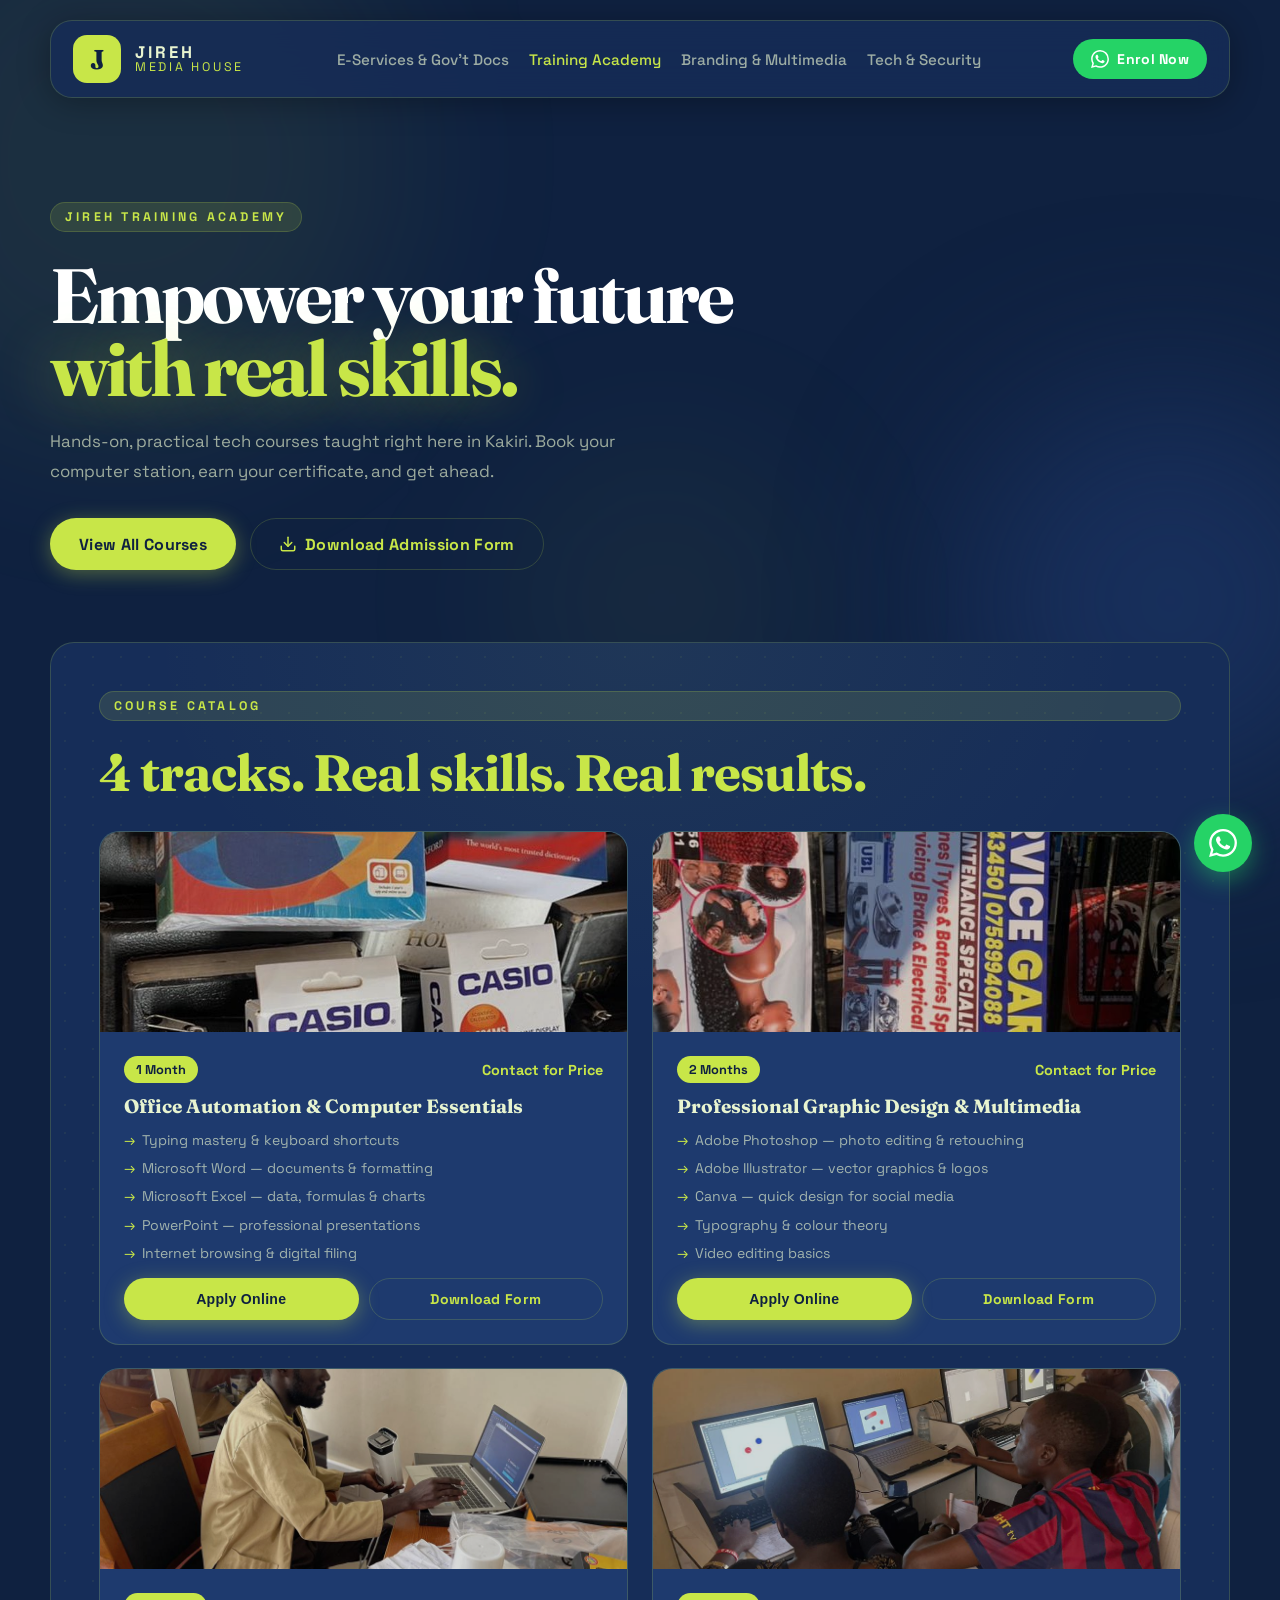
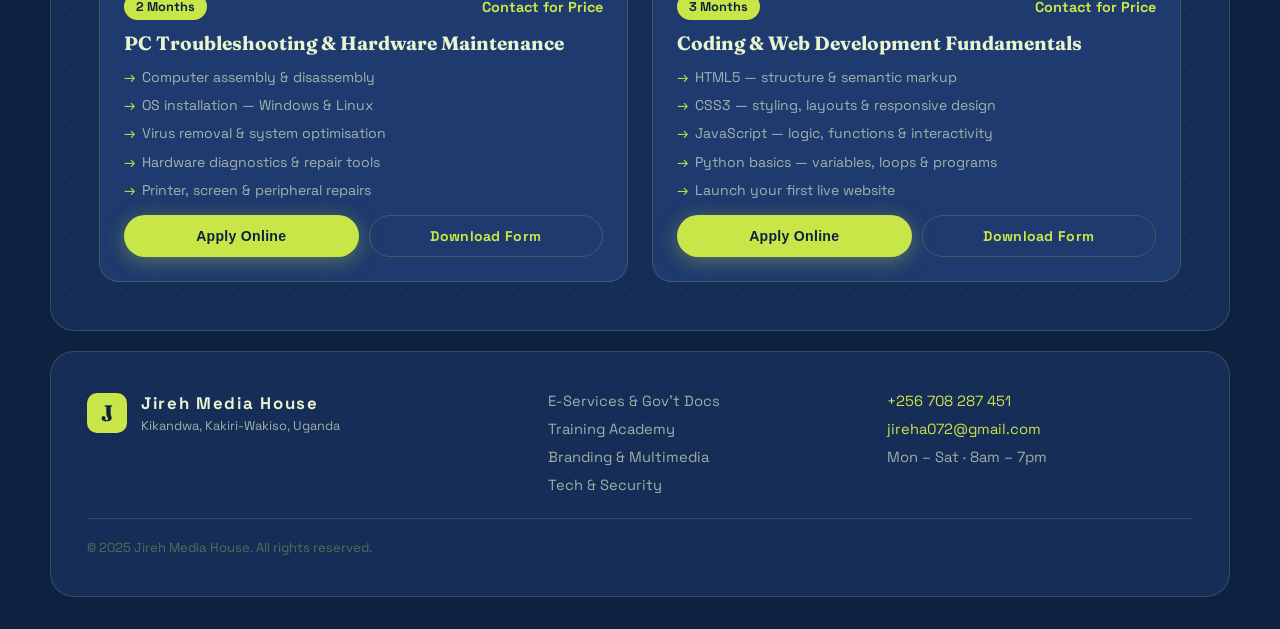
<file: academy.html>
<!doctype html>
<html lang="en">
  <head>
    <meta charset="UTF-8" /><meta name="viewport" content="width=device-width, initial-scale=1.0" />
    <meta name="description" content="Jireh Training Academy — Office Automation, Graphic Design, Hardware Repair and Coding courses in Kakiri-Wakiso, Uganda." />
    <title>Training Academy | Jireh Media House</title>
    <link rel="icon" type="image/svg+xml" href="data:image/svg+xml,<svg xmlns='http://www.w3.org/2000/svg' viewBox='0 0 100 100'><rect width='100' height='100' rx='22' fill='%23c8e648'/><text y='.9em' font-size='72' x='50%' dominant-baseline='auto' text-anchor='middle' font-family='Georgia,serif' fill='%230f2140'>J</text></svg>" />
    <link rel="preconnect" href="https://fonts.googleapis.com" />
    <link rel="preconnect" href="https://fonts.gstatic.com" crossorigin />
    <link href="https://fonts.googleapis.com/css2?family=Space+Grotesk:wght@400;500;700&family=Fraunces:opsz,wght@9..144,600;9..144,700&display=swap" rel="stylesheet" />
    <link rel="stylesheet" href="styles.css" />
  </head>
  <body>
    <div class="orb orb--a"></div><div class="orb orb--b"></div><div class="orb orb--c"></div>

    <header class="topbar">
      <a class="brand" href="index.html"><span class="brand-mark">J</span><span><strong>JIREH</strong><small>MEDIA HOUSE</small></span></a>
      <nav class="nav">
        <div class="nav-item has-dropdown"><a href="cafe.html">E-Services &amp; Gov't Docs</a><div class="dropdown"><a href="cafe.html#passport">Passport Processing</a><a href="cafe.html#permits">Driving Permits &amp; Visas</a><a href="cafe.html#printing">Printing &amp; Lamination</a></div></div>
        <div class="nav-item has-dropdown"><a href="academy.html" class="active">Training Academy</a><div class="dropdown"><a href="#office">Office Automation</a><a href="#design">Graphic Design</a><a href="#hardware">Hardware &amp; Repair</a><a href="#coding">Coding &amp; Web Dev</a></div></div>
        <div class="nav-item has-dropdown"><a href="branding.html">Branding &amp; Multimedia</a><div class="dropdown"><a href="branding.html#corporate">Corporate Branding</a><a href="branding.html#apparel">Apparel &amp; Merch</a><a href="branding.html#photography">Photography &amp; Canvas</a></div></div>
        <div class="nav-item has-dropdown"><a href="tech.html">Tech &amp; Security</a><div class="dropdown"><a href="tech.html#networking">Networking</a><a href="tech.html#cyber">Cybersecurity</a><a href="tech.html#hardware-repair">Hardware Repair</a></div></div>
      </nav>
      <a class="button button--wa" href="https://wa.me/256708287451?text=Hi%2C%20I%27d%20like%20to%20enrol%20in%20a%20course%20at%20Jireh%20Training%20Academy." target="_blank" rel="noopener">
        <svg width="18" height="18" viewBox="0 0 24 24" fill="currentColor"><path d="M17.472 14.382c-.297-.149-1.758-.867-2.03-.967-.273-.099-.471-.148-.67.15-.197.297-.767.966-.94 1.164-.173.199-.347.223-.644.075-.297-.15-1.255-.463-2.39-1.475-.883-.788-1.48-1.761-1.653-2.059-.173-.297-.018-.458.13-.606.134-.133.298-.347.446-.52.149-.174.198-.298.298-.497.099-.198.05-.371-.025-.52-.075-.149-.669-1.612-.916-2.207-.242-.579-.487-.5-.669-.51-.173-.008-.371-.01-.57-.01-.198 0-.52.074-.792.372-.272.297-1.04 1.016-1.04 2.479 0 1.462 1.065 2.875 1.213 3.074.149.198 2.096 3.2 5.077 4.487.709.306 1.262.489 1.694.625.712.227 1.36.195 1.871.118.571-.085 1.758-.719 2.006-1.413.248-.694.248-1.289.173-1.413-.074-.124-.272-.198-.57-.347m-5.421 7.403h-.004a9.87 9.87 0 01-5.031-1.378l-.361-.214-3.741.982.998-3.648-.235-.374a9.86 9.86 0 01-1.51-5.26c.001-5.45 4.436-9.884 9.888-9.884 2.64 0 5.122 1.03 6.988 2.898a9.825 9.825 0 012.893 6.994c-.003 5.45-4.437 9.884-9.885 9.884m8.413-18.297A11.815 11.815 0 0012.05 0C5.495 0 .16 5.335.157 11.892c0 2.096.547 4.142 1.588 5.945L.057 24l6.305-1.654a11.882 11.882 0 005.683 1.448h.005c6.554 0 11.89-5.335 11.893-11.893a11.821 11.821 0 00-3.48-8.413z"/></svg>
        Enrol Now
      </a>
    </header>

    <main>
      <section class="page-hero reveal-up">
        <p class="eyebrow">Jireh Training Academy</p>
        <h1>Empower your future<br><span class="hero__accent">with real skills.</span></h1>
        <p class="lead">Hands-on, practical tech courses taught right here in Kakiri. Book your computer station, earn your certificate, and get ahead.</p>
        <div class="hero-actions">
          <a class="button button--primary magnetic" href="#courses">View All Courses</a>
          <a class="button button--ghost magnetic" href="admission-form.pdf" download>
            <svg width="18" height="18" viewBox="0 0 24 24" fill="none" stroke="currentColor" stroke-width="2" stroke-linecap="round" stroke-linejoin="round" style="margin-right:8px"><path d="M21 15v4a2 2 0 01-2 2H5a2 2 0 01-2-2v-4"/><polyline points="7 10 12 15 17 10"/><line x1="12" y1="15" x2="12" y2="3"/></svg>
            Download Admission Form
          </a>
        </div>
      </section>

      <!-- COURSES GRID -->
      <section class="section reveal-section" id="courses">
        <div class="section-heading">
          <p class="eyebrow">Course Catalog</p>
          <h2>4 tracks. Real skills. Real results.</h2>
        </div>
        <div class="courses-grid">

          <article class="course-card card reveal-section" id="office" style="--delay:.0s">
            <div class="course-card__img-wrap">
              <img src="IMG/new1/dictionary$calculator.jpeg" alt="Office Automation" class="course-card__img" loading="lazy" />
            </div>
            <div class="course-card__body">
              <div class="course-card__meta">
                <span class="course-badge">1 Month</span>
                <span class="course-price">Contact for Price</span>
              </div>
              <h3>Office Automation &amp; Computer Essentials</h3>
              <ul class="course-outline">
                <li>Typing mastery &amp; keyboard shortcuts</li>
                <li>Microsoft Word — documents &amp; formatting</li>
                <li>Microsoft Excel — data, formulas &amp; charts</li>
                <li>PowerPoint — professional presentations</li>
                <li>Internet browsing &amp; digital filing</li>
              </ul>
              <div class="course-actions">
                <button class="button button--primary card-cta" onclick="openModal('apply-modal','Office Automation')">Apply Online</button>
                <a class="button button--ghost card-cta" href="admission-form.pdf" download>Download Form</a>
              </div>
            </div>
          </article>

          <article class="course-card card reveal-section" id="design" style="--delay:.1s">
            <div class="course-card__img-wrap">
              <img src="IMG/new1/poster.jpeg" alt="Graphic Design" class="course-card__img" loading="lazy" />
            </div>
            <div class="course-card__body">
              <div class="course-card__meta">
                <span class="course-badge">2 Months</span>
                <span class="course-price">Contact for Price</span>
              </div>
              <h3>Professional Graphic Design &amp; Multimedia</h3>
              <ul class="course-outline">
                <li>Adobe Photoshop — photo editing &amp; retouching</li>
                <li>Adobe Illustrator — vector graphics &amp; logos</li>
                <li>Canva — quick design for social media</li>
                <li>Typography &amp; colour theory</li>
                <li>Video editing basics</li>
              </ul>
              <div class="course-actions">
                <button class="button button--primary card-cta" onclick="openModal('apply-modal','Graphic Design')">Apply Online</button>
                <a class="button button--ghost card-cta" href="admission-form.pdf" download>Download Form</a>
              </div>
            </div>
          </article>

          <article class="course-card card reveal-section" id="hardware" style="--delay:.2s">
            <div class="course-card__img-wrap">
              <img src="IMG/new1/install.jpeg" alt="Hardware Repair" class="course-card__img" loading="lazy" />
            </div>
            <div class="course-card__body">
              <div class="course-card__meta">
                <span class="course-badge">2 Months</span>
                <span class="course-price">Contact for Price</span>
              </div>
              <h3>PC Troubleshooting &amp; Hardware Maintenance</h3>
              <ul class="course-outline">
                <li>Computer assembly &amp; disassembly</li>
                <li>OS installation — Windows &amp; Linux</li>
                <li>Virus removal &amp; system optimisation</li>
                <li>Hardware diagnostics &amp; repair tools</li>
                <li>Printer, screen &amp; peripheral repairs</li>
              </ul>
              <div class="course-actions">
                <button class="button button--primary card-cta" onclick="openModal('apply-modal','Hardware Maintenance')">Apply Online</button>
                <a class="button button--ghost card-cta" href="admission-form.pdf" download>Download Form</a>
              </div>
            </div>
          </article>

          <article class="course-card card reveal-section" id="coding" style="--delay:.3s">
            <div class="course-card__img-wrap">
              <img src="IMG/new1/computer-lesson.jpeg" alt="Coding" class="course-card__img" loading="lazy" />
            </div>
            <div class="course-card__body">
              <div class="course-card__meta">
                <span class="course-badge">3 Months</span>
                <span class="course-price">Contact for Price</span>
              </div>
              <h3>Coding &amp; Web Development Fundamentals</h3>
              <ul class="course-outline">
                <li>HTML5 — structure &amp; semantic markup</li>
                <li>CSS3 — styling, layouts &amp; responsive design</li>
                <li>JavaScript — logic, functions &amp; interactivity</li>
                <li>Python basics — variables, loops &amp; programs</li>
                <li>Launch your first live website</li>
              </ul>
              <div class="course-actions">
                <button class="button button--primary card-cta" onclick="openModal('apply-modal','Coding & Web Dev')">Apply Online</button>
                <a class="button button--ghost card-cta" href="admission-form.pdf" download>Download Form</a>
              </div>
            </div>
          </article>

        </div>
      </section>
    </main>

    <footer class="footer">
      <div class="footer__brand"><span class="brand-mark" style="width:40px;height:40px;font-size:1.4rem;border-radius:10px">J</span><div><strong>Jireh Media House</strong><small>Kikandwa, Kakiri‑Wakiso, Uganda</small></div></div>
      <nav class="footer__links"><a href="cafe.html">E-Services &amp; Gov't Docs</a><a href="academy.html">Training Academy</a><a href="branding.html">Branding &amp; Multimedia</a><a href="tech.html">Tech &amp; Security</a></nav>
      <div class="footer__contact"><a href="https://wa.me/256708287451" target="_blank" rel="noopener">+256 708 287 451</a><a href="mailto:jireha072@gmail.com">jireha072@gmail.com</a><span>Mon – Sat · 8am – 7pm</span></div>
      <p class="footer__copy">© 2025 Jireh Media House. All rights reserved.</p>
    </footer>

    <!-- APPLY MODAL -->
    <div class="modal-backdrop" id="apply-modal" role="dialog" aria-modal="true" aria-labelledby="apply-modal-title">
      <div class="modal">
        <button class="modal__close" onclick="closeModal('apply-modal')" aria-label="Close"><svg width="20" height="20" viewBox="0 0 24 24" fill="none" stroke="currentColor" stroke-width="2.5"><line x1="18" y1="6" x2="6" y2="18"/><line x1="6" y1="6" x2="18" y2="18"/></svg></button>
        <p class="eyebrow">Training Academy</p>
        <h2 id="apply-modal-title">Course Application</h2>
        <form class="modal-form" onsubmit="handleSubmit(event,'apply-modal')">
          <div class="form-group"><label>Selected Course</label><input type="text" id="selected-course" readonly /></div>
          <div class="form-row">
            <div class="form-group"><label>Full Name</label><input type="text" placeholder="Your full name" required /></div>
            <div class="form-group"><label>Phone / WhatsApp</label><input type="tel" placeholder="+256 7XX XXX XXX" required /></div>
          </div>
          <div class="form-group"><label>Email (optional)</label><input type="email" placeholder="you@example.com" /></div>
          <div class="form-group"><label>Education Level</label>
            <select><option value="">Select level</option><option>Primary completed</option><option>O-Level / UCE</option><option>A-Level / UACE</option><option>University / College</option><option>Other</option></select>
          </div>
          <div class="form-group"><label>Preferred Schedule</label>
            <select><option value="">Select a time</option><option>Weekday mornings</option><option>Weekday afternoons</option><option>Weekend mornings</option><option>Weekend afternoons</option></select>
          </div>
          <div class="form-group"><label>Message (optional)</label><textarea placeholder="Questions or special requests?" rows="3"></textarea></div>
          <div class="form-row">
            <button type="submit" class="button button--primary">Submit Application</button>
            <a class="button button--ghost" href="admission-form.pdf" download>Download Form Instead</a>
          </div>
        </form>
      </div>
    </div>

    <a class="wa-float" href="https://wa.me/256708287451?text=Hi%2C%20I%27d%20like%20to%20enquire%20about%20a%20course." target="_blank" rel="noopener" aria-label="Chat on WhatsApp"><svg width="28" height="28" viewBox="0 0 24 24" fill="currentColor"><path d="M17.472 14.382c-.297-.149-1.758-.867-2.03-.967-.273-.099-.471-.148-.67.15-.197.297-.767.966-.94 1.164-.173.199-.347.223-.644.075-.297-.15-1.255-.463-2.39-1.475-.883-.788-1.48-1.761-1.653-2.059-.173-.297-.018-.458.13-.606.134-.133.298-.347.446-.52.149-.174.198-.298.298-.497.099-.198.05-.371-.025-.52-.075-.149-.669-1.612-.916-2.207-.242-.579-.487-.5-.669-.51-.173-.008-.371-.01-.57-.01-.198 0-.52.074-.792.372-.272.297-1.04 1.016-1.04 2.479 0 1.462 1.065 2.875 1.213 3.074.149.198 2.096 3.2 5.077 4.487.709.306 1.262.489 1.694.625.712.227 1.36.195 1.871.118.571-.085 1.758-.719 2.006-1.413.248-.694.248-1.289.173-1.413-.074-.124-.272-.198-.57-.347m-5.421 7.403h-.004a9.87 9.87 0 01-5.031-1.378l-.361-.214-3.741.982.998-3.648-.235-.374a9.86 9.86 0 01-1.51-5.26c.001-5.45 4.436-9.884 9.888-9.884 2.64 0 5.122 1.03 6.988 2.898a9.825 9.825 0 012.893 6.994c-.003 5.45-4.437 9.884-9.885 9.884m8.413-18.297A11.815 11.815 0 0012.05 0C5.495 0 .16 5.335.157 11.892c0 2.096.547 4.142 1.588 5.945L.057 24l6.305-1.654a11.882 11.882 0 005.683 1.448h.005c6.554 0 11.89-5.335 11.893-11.893a11.821 11.821 0 00-3.48-8.413z"/></svg></a>
    <script src="script.js"></script>
  </body>
</html>
</file>
<file: styles.css>
:root {
  --navy:       #0f2140;
  --navy-mid:   #162d58;
  --navy-light: #1e3a6e;
  --green:      #c8e648;
  --green-dim:  rgba(200,230,72,.12);
  --green-glow: rgba(200,230,72,.35);
  --text:       #e8f4d0;
  --text-dim:   rgba(232,244,208,.65);
  --line:       rgba(200,230,72,.18);
}

*, *::before, *::after { box-sizing: border-box; margin: 0; padding: 0; }
html { scroll-behavior: smooth; }

body {
  font-family: "Space Grotesk", sans-serif;
  background: var(--navy);
  color: var(--text);
  min-height: 100vh;
  overflow-x: hidden;
}

a { color: inherit; text-decoration: none; }
img { display: block; max-width: 100%; }

/* ─── AMBIENT ORBS ─────────────────────────────────── */
.orb {
  position: fixed;
  border-radius: 50%;
  filter: blur(90px);
  pointer-events: none;
  z-index: 0;
  animation: drift 18s ease-in-out infinite alternate;
}
.orb--a { width: 560px; height: 560px; background: rgba(200,230,72,.07); top: -120px; left: -160px; animation-duration: 20s; }
.orb--b { width: 420px; height: 420px; background: rgba(30,58,110,.6);   bottom: 10%; right: -100px; animation-duration: 25s; animation-delay: -8s; }
.orb--c { width: 300px; height: 300px; background: rgba(200,230,72,.05); top: 50%;   left: 40%;  animation-duration: 15s; animation-delay: -4s; }

@keyframes drift {
  from { transform: translate(0,0) scale(1); }
  to   { transform: translate(40px,60px) scale(1.08); }
}

/* ─── TOPBAR ────────────────────────────────────────── */
.topbar, main, .footer { position: relative; z-index: 1; }

.topbar {
  width: min(1180px, calc(100% - 32px));
  margin: 20px auto 0;
  padding: 14px 22px;
  display: flex;
  align-items: center;
  justify-content: space-between;
  gap: 20px;
  border: 1px solid var(--line);
  border-radius: 22px;
  background: rgba(22,45,88,.82);
  backdrop-filter: blur(16px);
  box-shadow: 0 4px 32px rgba(0,0,0,.3);
  transition: box-shadow 300ms ease;
}
.topbar:hover { box-shadow: 0 8px 40px rgba(200,230,72,.08); }

.brand { display: inline-flex; align-items: center; gap: 14px; }
.brand strong, .brand small { display: block; line-height: 1; }
.brand strong { letter-spacing: .18em; font-size: 1.05rem; color: var(--text); }
.brand small  { color: var(--green); font-size: .78rem; letter-spacing: .22em; }

.brand-mark {
  width: 48px; height: 48px;
  display: grid; place-items: center;
  border-radius: 14px;
  background: var(--green);
  color: var(--navy);
  font-family: "Fraunces", serif;
  font-size: 1.7rem; font-weight: 700;
  box-shadow: 0 0 0 0 var(--green-glow);
  animation: pulse-brand 3s ease-in-out infinite;
}
@keyframes pulse-brand {
  0%,100% { box-shadow: 0 0 0 0 var(--green-glow); }
  50%      { box-shadow: 0 0 0 10px transparent; }
}

.nav { display: flex; flex-wrap: wrap; align-items: center; justify-content: flex-end; gap: 20px; color: var(--text-dim); }
.nav a { position: relative; font-weight: 500; font-size: .95rem; transition: color 200ms; }
.nav a:hover { color: var(--green); }
.nav a::after {
  content: "";
  position: absolute; left: 0; bottom: -6px;
  width: 100%; height: 2px; border-radius: 999px;
  background: var(--green);
  transform: scaleX(0); transform-origin: left;
  transition: transform 240ms cubic-bezier(.34,1.56,.64,1);
}
.nav a:hover::after { transform: scaleX(1); }

/* ─── MAIN ──────────────────────────────────────────── */
main {
  width: min(1180px, calc(100% - 32px));
  margin: 24px auto 0;
}

/* ─── HERO ──────────────────────────────────────────── */
.hero {
  position: relative;
  min-height: 94vh;
  border-radius: 28px;
  overflow: hidden;
  display: flex;
  flex-direction: column;
  justify-content: center;
  isolation: isolate;
}

.hero__bg {
  position: absolute; inset: 0;
  width: 100%; height: 110%;
  object-fit: cover; object-position: center top;
  border-radius: inherit;
  filter: saturate(1.15) brightness(.9);
  will-change: transform;
  transition: transform .1s linear;
}

.hero__overlay {
  position: absolute; inset: 0;
  background: linear-gradient(
    155deg,
    rgba(15,33,64,.95) 0%,
    rgba(15,33,64,.80) 45%,
    rgba(15,33,64,.55) 100%
  );
  border-radius: inherit;
}

/* green shimmer line */
.hero::after {
  content: "";
  position: absolute; inset: 0;
  background: linear-gradient(115deg, transparent 40%, rgba(200,230,72,.06) 55%, transparent 70%);
  background-size: 200% 200%;
  animation: shimmer 6s ease-in-out infinite;
  pointer-events: none; z-index: 1; border-radius: inherit;
}
@keyframes shimmer {
  0%   { background-position: 200% 0; }
  100% { background-position: -200% 0; }
}

.hero__body {
  position: relative; z-index: 2;
  max-width: 800px;
  padding: 88px 72px 36px;
}

.eyebrow {
  display: inline-block;
  margin-bottom: 16px;
  color: var(--green);
  text-transform: uppercase;
  letter-spacing: .26em;
  font-size: .78rem;
  font-weight: 700;
  border: 1px solid var(--line);
  padding: 6px 14px;
  border-radius: 999px;
  background: var(--green-dim);
}

h1, h2, h3 { font-family: "Fraunces", serif; line-height: 1; }

h1 {
  font-size: clamp(3.4rem, 7.5vw, 7rem);
  letter-spacing: -.04em;
  color: #fff;
  margin: 0 0 20px;
}

.hero__accent {
  display: block;
  color: var(--green);
  text-shadow: 0 0 60px rgba(200,230,72,.4);
}

.lead {
  max-width: 58ch;
  color: var(--text-dim);
  font-size: 1.05rem;
  line-height: 1.8;
  margin-bottom: 32px;
}

.hero-actions { display: flex; flex-wrap: wrap; gap: 14px; }

.button {
  display: inline-flex; align-items: center; justify-content: center;
  min-height: 52px; padding: 0 28px;
  border-radius: 999px; border: 1px solid transparent;
  font-weight: 700; font-size: 1rem; letter-spacing: .02em;
  cursor: pointer;
  transition: transform 300ms cubic-bezier(.34,1.56,.64,1),
              box-shadow 300ms ease, background 300ms ease;
}
.button:hover  { transform: translateY(-4px) scale(1.03); }
.button:active { transform: translateY(-1px) scale(1); }

.button--primary {
  background: var(--green); color: var(--navy);
  box-shadow: 0 4px 20px rgba(200,230,72,.35);
}
.button--primary:hover { background: #d8f050; box-shadow: 0 12px 32px rgba(200,230,72,.5); }

.button--ghost {
  background: transparent;
  border-color: var(--line);
  color: var(--green);
}
.button--ghost:hover { background: var(--green-dim); border-color: var(--green); }

/* stats bar */
.hero__stats {
  position: relative; z-index: 2;
  display: flex; gap: 0;
  padding: 0 72px 28px;
  margin-top: 28px;
}
.hero__stat {
  display: flex; flex-direction: column; gap: 3px;
  padding: 18px 36px;
  border-left: 1px solid var(--line);
}
.hero__stat:first-child { border-left: none; padding-left: 0; }
.hero__stat strong {
  font-family: "Fraunces", serif;
  font-size: 2.2rem; color: var(--green); line-height: 1;
}
.hero__stat span {
  font-size: .78rem; color: var(--text-dim);
  text-transform: uppercase; letter-spacing: .16em;
}

/* marquee */
.hero__marquee {
  position: relative; z-index: 2;
  overflow: hidden;
  border-top: 1px solid var(--line);
  padding: 16px 0;
  background: rgba(15,33,64,.55);
  backdrop-filter: blur(8px);
}
.hero__marquee-track {
  display: flex; gap: 32px; white-space: nowrap;
  animation: marquee 24s linear infinite;
  font-size: .85rem; font-weight: 600;
  letter-spacing: .12em; text-transform: uppercase;
  color: var(--green);
}
.hero__marquee-track span:nth-child(even) { color: var(--text-dim); }
@keyframes marquee {
  from { transform: translateX(0); }
  to   { transform: translateX(-50%); }
}

/* ─── SECTION SHELL ─────────────────────────────────── */
.section {
  margin-top: 24px; padding: 48px;
  border: 1px solid var(--line);
  border-radius: 24px;
  background: var(--navy-mid);
  position: relative; overflow: hidden;
}
/* subtle inner glow */
.section::before {
  content: "";
  position: absolute; inset: 0;
  background: radial-gradient(ellipse 60% 40% at 50% 0%, rgba(200,230,72,.05) 0%, transparent 70%);
  pointer-events: none; border-radius: inherit;
}

.section-heading { display: flex; flex-direction: column; gap: 10px; margin-bottom: 32px; }
.section-heading h2 {
  max-width: 22ch;
  font-size: clamp(2rem, 4vw, 3.4rem);
  color: var(--green);
  letter-spacing: -.02em;
}

/* ─── SERVICES GRID ─────────────────────────────────── */
.services-grid {
  display: grid;
  grid-template-columns: repeat(3, minmax(0,1fr));
  gap: 20px;
  perspective: 1400px;
}

.service-card {
  border: 1px solid var(--line);
  border-radius: 20px;
  background: var(--navy-light);
  overflow: hidden;
  cursor: pointer;
  transform: perspective(1400px) rotateX(var(--tx,0deg)) rotateY(var(--ty,0deg)) translateZ(0) translateY(var(--lift,0px));
  transform-style: preserve-3d;
  will-change: transform;
  transition: transform 300ms cubic-bezier(.34,1.56,.64,1),
              box-shadow 300ms ease, border-color 300ms ease;
  animation: card-in 600ms cubic-bezier(.25,.46,.45,.94) both;
  animation-delay: calc(var(--i,0) * 80ms + .1s);
}
@keyframes card-in {
  from { opacity:0; transform: perspective(1400px) translateY(40px) rotateX(8deg); }
  to   { opacity:1; transform: perspective(1400px) translateY(0) rotateX(0deg); }
}
.service-card:hover {
  --lift: -8px;
  box-shadow: 0 24px 56px rgba(0,0,0,.45), 0 0 0 1px var(--green-glow);
  border-color: rgba(200,230,72,.4);
}

.service-card__img-wrap {
  width: 100%; height: 180px; overflow: hidden; position: relative;
}
.service-card__img {
  width: 100%; height: 100%; object-fit: cover;
  transition: transform 600ms cubic-bezier(.25,.46,.45,.94), filter 400ms ease;
  filter: saturate(.8) brightness(.85);
}
.service-card:hover .service-card__img {
  transform: scale(1.08);
  filter: saturate(1.1) brightness(1);
}

/* green shimmer overlay on image */
.service-card__img-wrap::after {
  content: "";
  position: absolute; inset: 0;
  background: linear-gradient(to bottom, transparent 40%, var(--navy-light) 100%);
}

.service-card__body { padding: 20px; }

.card-icon {
  display: inline-flex; align-items: center; justify-content: center;
  width: 44px; height: 44px; border-radius: 12px;
  background: var(--green-dim);
  color: var(--green);
  margin-bottom: 14px;
  transition: transform 300ms cubic-bezier(.34,1.56,.64,1), background 300ms ease, color 300ms ease;
}
.service-card:hover .card-icon {
  background: var(--green); color: var(--navy);
  transform: rotate(8deg) scale(1.15);
}

.service-card h3 {
  font-size: 1.2rem; color: var(--text); margin-bottom: 10px;
  transition: color 250ms ease;
}
.service-card:hover h3 { color: var(--green); }
.service-card p { color: var(--text-dim); line-height: 1.7; font-size: .92rem; }

/* ─── PORTFOLIO ─────────────────────────────────────── */
.portfolio-grid {
  display: grid;
  grid-template-columns: repeat(3, minmax(0,1fr));
  gap: 20px;
  perspective: 1400px;
}

.portfolio-card {
  border: 1px solid var(--line);
  border-radius: 20px;
  background: var(--navy);
  overflow: hidden;
  display: flex; flex-direction: column;
  transform: perspective(1400px) rotateX(var(--tx,0deg)) rotateY(var(--ty,0deg)) translateY(var(--lift,0px));
  transform-style: preserve-3d;
  will-change: transform;
  transition: transform 300ms cubic-bezier(.34,1.56,.64,1),
              box-shadow 300ms ease, border-color 300ms ease;
}
.portfolio-card:hover {
  --lift: -6px;
  box-shadow: 0 20px 50px rgba(0,0,0,.5), 0 0 0 1px var(--green-glow);
  border-color: rgba(200,230,72,.4);
}

.portfolio-card__img-wrap {
  width: 100%; height: 240px;
  overflow: hidden; position: relative;
}
.portfolio-card__img {
  width: 100%; height: 100%; object-fit: cover;
  transition: transform 600ms cubic-bezier(.25,.46,.45,.94);
}
.portfolio-card:hover .portfolio-card__img { transform: scale(1.06); }

/* shine sweep on hover */
.portfolio-card__shine {
  position: absolute; inset: 0;
  background: linear-gradient(115deg, transparent 30%, rgba(200,230,72,.15) 50%, transparent 70%);
  transform: translateX(-100%);
  transition: transform 600ms ease;
}
.portfolio-card:hover .portfolio-card__shine { transform: translateX(100%); }

.portfolio-card__info {
  padding: 20px;
  display: flex; flex-direction: column; gap: 8px;
  flex: 1;
}
.portfolio-card__tag {
  display: inline-flex; align-items: center; width: fit-content;
  padding: 5px 12px; border-radius: 999px;
  background: var(--green-dim); border: 1px solid var(--line);
  color: var(--green); font-size: .72rem; font-weight: 700;
  text-transform: uppercase; letter-spacing: .14em;
}
.portfolio-card strong { font-size: 1.2rem; color: var(--text); transition: color 250ms; }
.portfolio-card:hover strong { color: var(--green); }
.portfolio-card p { color: var(--text-dim); line-height: 1.7; font-size: .9rem; }

/* ─── ABOUT ─────────────────────────────────────────── */
.about-grid { display: grid; grid-template-columns: 1.3fr .9fr; gap: 20px; }

.about-copy {
  border: 1px solid var(--line); border-radius: 20px;
  background: var(--navy-light);
  padding: 32px;
}
.about-copy p { color: var(--text-dim); line-height: 1.8; font-size: 1rem; }
.about-copy p + p { margin-top: 16px; }

.stats-card {
  border: 1px solid var(--line); border-radius: 20px;
  background: var(--navy-light);
  padding: 24px;
  display: flex; flex-direction: column; gap: 14px;
}
.stat-item {
  padding: 18px; border-radius: 14px;
  background: var(--green-dim); border: 1px solid var(--line);
  transition: background 300ms, box-shadow 300ms;
}
.stat-item:hover { background: rgba(200,230,72,.2); box-shadow: 0 4px 20px rgba(200,230,72,.15); }
.stat-item strong { display: block; font-family: "Fraunces",serif; font-size: 2.2rem; color: var(--green); line-height: 1; margin-bottom: 4px; }
.stat-item span { color: var(--text-dim); font-size: .88rem; }

/* ─── CONTACT ───────────────────────────────────────── */
.contact-grid {
  display: grid;
  grid-template-columns: repeat(4, minmax(0,1fr));
  gap: 20px;
  perspective: 1400px;
}

.contact-card {
  border: 1px solid var(--line); border-radius: 20px;
  background: var(--navy-light);
  padding: 28px 24px;
  display: flex; flex-direction: column; align-items: flex-start; gap: 10px;
  min-height: 160px;
  transform: perspective(1400px) rotateX(var(--tx,0deg)) rotateY(var(--ty,0deg)) translateY(var(--lift,0px));
  transform-style: preserve-3d;
  will-change: transform;
  transition: transform 300ms cubic-bezier(.34,1.56,.64,1),
              box-shadow 300ms ease, border-color 300ms ease, background 300ms ease;
  cursor: pointer;
}
.contact-card:hover {
  --lift: -6px;
  background: var(--navy-mid);
  border-color: rgba(200,230,72,.4);
  box-shadow: 0 16px 40px rgba(0,0,0,.4), 0 0 0 1px var(--green-glow);
}

.contact-card__icon {
  display: flex; align-items: center; justify-content: center;
  width: 44px; height: 44px; border-radius: 12px;
  background: var(--green-dim); color: var(--green);
  transition: background 300ms, transform 300ms cubic-bezier(.34,1.56,.64,1);
}
.contact-card:hover .contact-card__icon {
  background: var(--green); color: var(--navy);
  transform: scale(1.1) rotate(-5deg);
}

.contact-card__label { font-size: .8rem; color: var(--text-dim); text-transform: uppercase; letter-spacing: .14em; }
.contact-card strong { font-size: 1.1rem; color: var(--green); word-break: break-word; }

/* ─── WHY US STRIP ─────────────────────────────────── */
.why-strip {
  margin-top: 24px;
  display: grid;
  grid-template-columns: repeat(4, 1fr);
  gap: 0;
  border: 1px solid var(--line);
  border-radius: 20px;
  background: var(--navy-mid);
  overflow: hidden;
}
.why-item {
  display: flex; flex-direction: column; align-items: center; text-align: center;
  gap: 10px; padding: 32px 20px;
  border-left: 1px solid var(--line);
  transition: background 300ms;
}
.why-item:first-child { border-left: none; }
.why-item:hover { background: var(--green-dim); }
.why-item svg { color: var(--green); flex-shrink: 0; }
.why-item strong { color: var(--text); font-size: 1rem; font-family: "Fraunces", serif; }
.why-item span { color: var(--text-dim); font-size: .85rem; }

/* ─── HERO SCROLL INDICATOR ─────────────────────────── */
.hero__scroll {
  position: absolute; bottom: 72px; left: 50%;
  transform: translateX(-50%);
  z-index: 2;
  display: flex; flex-direction: column; align-items: center;
}
.hero__scroll span {
  display: block;
  width: 2px; height: 48px;
  background: linear-gradient(to bottom, var(--green), transparent);
  border-radius: 999px;
  animation: scroll-line 1.6s ease-in-out infinite;
}
@keyframes scroll-line {
  0%   { transform: scaleY(0); transform-origin: top; opacity: 1; }
  50%  { transform: scaleY(1); transform-origin: top; opacity: 1; }
  100% { transform: scaleY(1); transform-origin: bottom; opacity: 0; }
}

/* ─── PORTFOLIO CTA ─────────────────────────────────── */
.portfolio-cta {
  margin-top: 32px;
  display: flex; align-items: center; justify-content: space-between;
  flex-wrap: wrap; gap: 16px;
  padding: 24px 28px;
  border: 1px solid var(--line);
  border-radius: 16px;
  background: var(--green-dim);
}
.portfolio-cta p { color: var(--text); font-size: 1.1rem; font-weight: 600; }

/* ─── WIDE SERVICE CARD ─────────────────────────────── */
.service-card--wide { grid-column: span 3; }
.service-card--wide .service-card__img-wrap { height: 220px; }

/* ─── FLOATING WHATSAPP ─────────────────────────────── */
.wa-float {
  position: fixed; bottom: 28px; right: 28px; z-index: 50;
  width: 58px; height: 58px;
  background: #25d366;
  border-radius: 50%;
  display: flex; align-items: center; justify-content: center;
  color: #fff;
  box-shadow: 0 8px 24px rgba(37,211,102,.45);
  transition: transform 300ms cubic-bezier(.34,1.56,.64,1), box-shadow 300ms ease;
  animation: wa-pulse 2.5s ease-in-out infinite;
}
.wa-float:hover { transform: scale(1.12); box-shadow: 0 12px 32px rgba(37,211,102,.6); }
@keyframes wa-pulse {
  0%,100% { box-shadow: 0 8px 24px rgba(37,211,102,.45); }
  50%      { box-shadow: 0 8px 32px rgba(37,211,102,.7); }
}

/* ─── NAV WHATSAPP BUTTON ────────────────────────────── */
.button--wa {
  display: inline-flex; align-items: center; gap: 8px;
  min-height: 40px; padding: 0 18px;
  border-radius: 999px; border: none;
  background: #25d366; color: #fff;
  font-weight: 700; font-size: .88rem;
  cursor: pointer;
  transition: transform 220ms cubic-bezier(.34,1.56,.64,1), box-shadow 220ms ease;
  white-space: nowrap;
}
.button--wa:hover { transform: translateY(-2px); box-shadow: 0 6px 20px rgba(37,211,102,.4); }

/* ─── DOT TEXTURE ON SECTIONS ───────────────────────── */
.section::after {
  content: "";
  position: absolute; inset: 0;
  background-image: radial-gradient(rgba(200,230,72,.06) 1px, transparent 1px);
  background-size: 28px 28px;
  pointer-events: none; border-radius: inherit; z-index: 0;
}
.section > * { position: relative; z-index: 1; }

/* ─── FOOTER ────────────────────────────────────────── */
.footer {
  width: min(1180px, calc(100% - 32px));
  margin: 20px auto 32px;
  padding: 40px 36px;
  border: 1px solid var(--line);
  border-radius: 24px;
  background: var(--navy-mid);
  display: grid;
  grid-template-columns: 1.4fr 1fr 1fr;
  grid-template-rows: auto auto;
  gap: 24px 32px;
  align-items: start;
}
.footer__brand {
  display: flex; align-items: center; gap: 14px;
  grid-column: 1;
}
.footer__brand strong { display: block; color: var(--text); font-size: 1.05rem; letter-spacing: .1em; }
.footer__brand small  { display: block; color: var(--text-dim); font-size: .8rem; margin-top: 3px; }
.footer__links {
  display: flex; flex-direction: column; gap: 10px;
}
.footer__links a { color: var(--text-dim); font-size: .92rem; transition: color 200ms; }
.footer__links a:hover { color: var(--green); }
.footer__contact {
  display: flex; flex-direction: column; gap: 10px;
}
.footer__contact a { color: var(--green); font-size: .92rem; }
.footer__contact a:hover { text-decoration: underline; }
.footer__copy {
  grid-column: 1 / -1;
  font-size: .82rem;
  color: rgba(200,230,72,.35);
  border-top: 1px solid var(--line);
  padding-top: 20px;
}

@media (max-width: 720px) {
  .footer { grid-template-columns: 1fr; padding: 28px 24px; }
  .footer__copy { grid-column: 1; }
  .why-strip { grid-template-columns: 1fr 1fr; }
  .why-item { border-left: none; border-top: 1px solid var(--line); }
  .why-item:nth-child(-n+2) { border-top: none; }
  .service-card--wide { grid-column: span 1; }
  .portfolio-cta { flex-direction: column; text-align: center; }
}
@media (max-width: 980px) {
  .why-strip { grid-template-columns: 1fr 1fr; }
  .why-item { border-left: none; border-top: 1px solid var(--line); }
  .why-item:nth-child(-n+2) { border-top: none; }
  .service-card--wide { grid-column: span 2; }
}

/* ─── CARD CTA BUTTON ───────────────────────────────── */
.card-cta {
  margin-top: 16px;
  min-height: 42px;
  padding: 0 20px;
  font-size: .88rem;
  width: 100%;
}

/* ─── MODAL ─────────────────────────────────────────── */
.modal-backdrop {
  position: fixed; inset: 0; z-index: 100;
  background: rgba(10,20,40,.85);
  backdrop-filter: blur(8px);
  display: flex; align-items: center; justify-content: center;
  padding: 20px;
  opacity: 0; pointer-events: none;
  transition: opacity 300ms ease;
}
.modal-backdrop.open {
  opacity: 1; pointer-events: all;
}

.modal {
  background: var(--navy-mid);
  border: 1px solid var(--line);
  border-radius: 24px;
  padding: 40px;
  width: 100%; max-width: 620px;
  max-height: 90vh; overflow-y: auto;
  position: relative;
  transform: translateY(32px) scale(.97);
  transition: transform 350ms cubic-bezier(.34,1.56,.64,1);
  box-shadow: 0 32px 80px rgba(0,0,0,.6), 0 0 0 1px var(--green-glow);
}
.modal-backdrop.open .modal {
  transform: translateY(0) scale(1);
}

.modal h2 { font-size: clamp(1.6rem,3vw,2.2rem); color: var(--green); margin: 8px 0 24px; }

.modal__close {
  position: absolute; top: 18px; right: 18px;
  width: 36px; height: 36px; border-radius: 10px;
  background: var(--green-dim); border: 1px solid var(--line);
  color: var(--green); cursor: pointer;
  display: flex; align-items: center; justify-content: center;
  transition: background 200ms, transform 200ms;
}
.modal__close:hover { background: var(--green); color: var(--navy); transform: rotate(90deg); }

/* course list */
.course-list { display: flex; flex-direction: column; gap: 10px; margin-bottom: 28px; }
.course-item {
  display: flex; align-items: center; gap: 14px;
  padding: 14px 18px; border-radius: 14px;
  border: 1px solid var(--line); background: var(--navy-light);
  cursor: pointer;
  transition: border-color 200ms, background 200ms;
}
.course-item:hover { border-color: var(--green); background: var(--green-dim); }
.course-item input { accent-color: var(--green); width: 18px; height: 18px; flex-shrink: 0; }
.course-item span { display: flex; flex-direction: column; gap: 2px; }
.course-item strong { color: var(--text); font-size: 1rem; }
.course-item small { color: var(--text-dim); font-size: .82rem; }

/* stationery tabs */
.stationery-tabs { display: flex; gap: 8px; margin-bottom: 24px; }
.stab {
  flex: 1; padding: 12px; border-radius: 12px;
  border: 1px solid var(--line); background: var(--navy-light);
  color: var(--text-dim); font-weight: 600; font-size: .9rem;
  cursor: pointer; transition: background 200ms, color 200ms, border-color 200ms;
}
.stab.active { background: var(--green); color: var(--navy); border-color: var(--green); }
.stab-panel { display: block; }
.stab-panel.hidden { display: none; }

/* retail grid */
.retail-grid {
  display: grid; grid-template-columns: 1fr 1fr; gap: 12px; margin-bottom: 20px;
}
.retail-item {
  padding: 16px; border-radius: 14px;
  background: var(--navy-light); border: 1px solid var(--line);
  display: flex; flex-direction: column; gap: 4px;
  transition: border-color 200ms, background 200ms;
}
.retail-item:hover { border-color: var(--green); background: var(--green-dim); }
.retail-item span { font-size: 1.4rem; }
.retail-item strong { color: var(--text); font-size: .95rem; }
.retail-item small { color: var(--text-dim); font-size: .8rem; }
.retail-note {
  color: var(--text-dim); font-size: .88rem; line-height: 1.6;
  padding: 14px; border-radius: 12px;
  background: var(--green-dim); border: 1px solid var(--line);
}
.retail-note a { color: var(--green); text-decoration: underline; }

/* form */
.modal-form { display: flex; flex-direction: column; gap: 16px; }
.form-row { display: grid; grid-template-columns: 1fr 1fr; gap: 16px; }
.form-group { display: flex; flex-direction: column; gap: 6px; }
.form-group label { font-size: .82rem; color: var(--text-dim); text-transform: uppercase; letter-spacing: .1em; }
.form-group input,
.form-group select,
.form-group textarea {
  background: var(--navy-light);
  border: 1px solid var(--line);
  border-radius: 12px;
  padding: 12px 14px;
  color: var(--text);
  font-family: inherit; font-size: .95rem;
  outline: none;
  transition: border-color 200ms, box-shadow 200ms;
}
.form-group input:focus,
.form-group select:focus,
.form-group textarea:focus {
  border-color: var(--green);
  box-shadow: 0 0 0 3px rgba(200,230,72,.15);
}
.form-group select option { background: var(--navy-mid); }
.form-group textarea { resize: vertical; }

@media (max-width: 520px) {
  .form-row { grid-template-columns: 1fr; }
  .modal { padding: 24px; }
  .retail-grid { grid-template-columns: 1fr; }
}

/* ─── SCROLL REVEAL ─────────────────────────────────── */
.reveal-up {
  opacity: 0;
  transform: translateY(32px);
  transition: opacity 700ms ease, transform 700ms cubic-bezier(.25,.46,.45,.94);
  transition-delay: var(--delay, 0s);
}
.reveal-up.in-view { opacity: 1; transform: translateY(0); }

.reveal-section {
  opacity: 0;
  transform: translateY(40px);
  transition: opacity 700ms ease, transform 700ms cubic-bezier(.25,.46,.45,.94);
}
.reveal-section.in-view { opacity: 1; transform: translateY(0); }

/* ─── REDUCED MOTION ────────────────────────────────── */
@media (prefers-reduced-motion: reduce) {
  *, *::before, *::after {
    animation-duration: .01ms !important;
    animation-iteration-count: 1 !important;
    transition-duration: .01ms !important;
  }
  html { scroll-behavior: auto; }
}

/* ─── RESPONSIVE ────────────────────────────────────── */
@media (max-width: 980px) {
  .services-grid, .portfolio-grid, .contact-grid { grid-template-columns: 1fr 1fr; }
  .about-grid { grid-template-columns: 1fr; }
  .hero__body, .hero__stats { padding-left: 40px; padding-right: 40px; }
}

@media (max-width: 720px) {
  .topbar { flex-direction: column; align-items: flex-start; }
  .nav { justify-content: flex-start; gap: 14px; }
  main, .topbar, .footer { width: min(100% - 20px, 1180px); }
  .services-grid, .portfolio-grid, .contact-grid, .about-grid { grid-template-columns: 1fr; }
  .section { padding: 24px; border-radius: 20px; }
  .hero { min-height: 100svh; border-radius: 22px; }
  .hero__body { padding: 48px 24px 24px; }
  .hero__stats { padding: 0 24px 20px; flex-wrap: wrap; gap: 6px; }
  .hero__stat { padding: 12px 18px; border-left: 1px solid var(--line); }
  h1 { font-size: clamp(2.8rem, 10vw, 4rem); }
}

/* ─── DROPDOWN NAV ──────────────────────────────────── */
.nav-item { position: relative; }
.dropdown {
  position: absolute; top: calc(100% + 14px); left: 50%;
  transform: translateX(-50%) translateY(-8px);
  min-width: 220px;
  background: var(--navy-mid);
  border: 1px solid var(--line);
  border-radius: 16px;
  padding: 10px;
  display: flex; flex-direction: column; gap: 2px;
  opacity: 0; pointer-events: none;
  transition: opacity 220ms ease, transform 220ms ease;
  z-index: 200;
  box-shadow: 0 16px 48px rgba(0,0,0,.5);
}
.nav-item:hover .dropdown,
.nav-item:focus-within .dropdown {
  opacity: 1; pointer-events: all;
  transform: translateX(-50%) translateY(0);
}
.dropdown a {
  padding: 10px 14px; border-radius: 10px;
  font-size: .9rem; color: var(--text-dim);
  transition: background 150ms, color 150ms;
  display: block;
}
.dropdown a::after { display: none; }
.dropdown a:hover { background: var(--green-dim); color: var(--green); }
.nav a.active { color: var(--green); }

/* ─── PAGE HERO ─────────────────────────────────────── */
.page-hero {
  padding: 80px 0 48px;
  max-width: 760px;
}
.page-hero h1 {
  font-size: clamp(3rem, 6vw, 5.5rem);
  letter-spacing: -.04em;
  color: #fff;
  margin: 12px 0 20px;
  line-height: .95;
}

/* ─── DEPT GRID (homepage 4 cards) ─────────────────── */
.dept-grid {
  display: grid;
  grid-template-columns: repeat(4, minmax(0,1fr));
  gap: 20px;
  perspective: 1400px;
}
.dept-card {
  border: 1px solid var(--line); border-radius: 20px;
  background: var(--navy-light); overflow: hidden;
  display: flex; flex-direction: column;
  transform: perspective(1400px) rotateX(var(--tx,0deg)) rotateY(var(--ty,0deg)) translateY(var(--lift,0px));
  transform-style: preserve-3d; will-change: transform;
  transition: transform 300ms cubic-bezier(.34,1.56,.64,1), box-shadow 300ms ease, border-color 300ms ease;
  animation: card-in 600ms cubic-bezier(.25,.46,.45,.94) both;
  animation-delay: var(--delay, 0s);
}
.dept-card:hover { --lift: -8px; box-shadow: 0 24px 56px rgba(0,0,0,.45), 0 0 0 1px var(--green-glow); border-color: rgba(200,230,72,.4); }
.dept-card__img-wrap { width:100%; height:200px; overflow:hidden; position:relative; flex-shrink:0; }
.dept-card__img { width:100%; height:100%; object-fit:cover; transition: transform 600ms cubic-bezier(.25,.46,.45,.94), filter 400ms ease; filter: saturate(.8) brightness(.85); }
.dept-card:hover .dept-card__img { transform: scale(1.08); filter: saturate(1.1) brightness(1); }
.dept-card__shine { position:absolute; inset:0; background: linear-gradient(115deg, transparent 30%, rgba(200,230,72,.15) 50%, transparent 70%); transform: translateX(-100%); transition: transform 600ms ease; }
.dept-card:hover .dept-card__shine { transform: translateX(100%); }
.dept-card__body { padding: 22px; display:flex; flex-direction:column; gap:10px; flex:1; }
.dept-num { font-family: "Fraunces", serif; font-size: .85rem; color: var(--green); font-weight:700; }
.dept-card h3 { font-size: 1.15rem; color: var(--text); margin:0; transition: color 250ms; }
.dept-card:hover h3 { color: var(--green); }
.dept-card p { color: var(--text-dim); font-size: .88rem; line-height:1.7; flex:1; }
.dept-link { display:inline-flex; align-items:center; gap:6px; color: var(--green); font-size:.88rem; font-weight:700; margin-top:auto; }
.dept-link::after { display: none; }

/* ─── SERVICES SPLIT LAYOUT ─────────────────────────── */
.services-split {
  display: grid; grid-template-columns: 1fr 1fr; gap: 32px; align-items: start;
}
.services-split--reverse { direction: rtl; }
.services-split--reverse > * { direction: ltr; }
.services-split__info { display: flex; flex-direction: column; gap: 24px; }
.services-split__info > p { color: var(--text-dim); line-height: 1.8; }
.split-img { width: 100%; border-radius: 20px; object-fit: cover; height: 420px; border: 1px solid var(--line); }

/* ─── CHECKLIST ─────────────────────────────────────── */
.checklist-group { display: flex; flex-direction: column; gap: 16px; }
.checklist-card { padding: 20px; }
.checklist-card h3 { font-size: 1rem; color: var(--green); margin-bottom: 12px; }
.checklist { list-style: none; display: flex; flex-direction: column; gap: 8px; }
.checklist li { color: var(--text-dim); font-size: .9rem; padding-left: 20px; position: relative; line-height: 1.5; }
.checklist li::before { content: "✓"; position: absolute; left: 0; color: var(--green); font-weight: 700; }

/* ─── COURSES GRID ──────────────────────────────────── */
.courses-grid {
  display: grid; grid-template-columns: repeat(2, minmax(0,1fr)); gap: 24px; perspective: 1400px;
}
.course-card {
  border: 1px solid var(--line); border-radius: 20px; background: var(--navy-light);
  overflow: hidden; display: flex; flex-direction: column;
  transform: perspective(1400px) rotateX(var(--tx,0deg)) rotateY(var(--ty,0deg)) translateY(var(--lift,0px));
  transform-style: preserve-3d; will-change: transform;
  transition: transform 300ms cubic-bezier(.34,1.56,.64,1), box-shadow 300ms ease, border-color 300ms ease;
  animation: card-in 600ms cubic-bezier(.25,.46,.45,.94) both;
  animation-delay: var(--delay, 0s);
}
.course-card:hover { --lift: -6px; box-shadow: 0 20px 50px rgba(0,0,0,.45), 0 0 0 1px var(--green-glow); border-color: rgba(200,230,72,.4); }
.course-card__img-wrap { width:100%; height:200px; overflow:hidden; }
.course-card__img { width:100%; height:100%; object-fit:cover; transition: transform 600ms ease, filter 400ms ease; filter: saturate(.8) brightness(.85); }
.course-card:hover .course-card__img { transform: scale(1.06); filter: saturate(1.1) brightness(1); }
.course-card__body { padding: 24px; display:flex; flex-direction:column; gap:14px; flex:1; }
.course-card__meta { display:flex; align-items:center; justify-content:space-between; gap:10px; flex-wrap:wrap; }
.course-badge { background: var(--green); color: var(--navy); font-weight:700; font-size:.8rem; padding:5px 12px; border-radius:999px; }
.course-price { color: var(--green); font-weight:700; font-size:.9rem; }
.course-card h3 { font-size: 1.2rem; color: var(--text); margin:0; transition: color 250ms; }
.course-card:hover h3 { color: var(--green); }
.course-outline { list-style:none; display:flex; flex-direction:column; gap:7px; flex:1; }
.course-outline li { color: var(--text-dim); font-size:.88rem; padding-left:18px; position:relative; line-height:1.5; }
.course-outline li::before { content:"→"; position:absolute; left:0; color:var(--green); }
.course-actions { display:flex; gap:10px; flex-wrap:wrap; margin-top:auto; }
.course-actions .card-cta { margin-top:0; flex:1; min-width:120px; text-align:center; }

/* ─── CATALOG GRID ──────────────────────────────────── */
.catalog-grid {
  display: grid; grid-template-columns: repeat(3, minmax(0,1fr)); gap: 20px; perspective: 1400px;
}
.catalog-item {
  border: 1px solid var(--line); border-radius: 20px; background: var(--navy-light);
  overflow: hidden; display: flex; flex-direction: column;
  transform: perspective(1400px) rotateX(var(--tx,0deg)) rotateY(var(--ty,0deg)) translateY(var(--lift,0px));
  transform-style: preserve-3d; will-change: transform;
  transition: transform 300ms cubic-bezier(.34,1.56,.64,1), box-shadow 300ms ease, border-color 300ms ease;
  animation: card-in 600ms cubic-bezier(.25,.46,.45,.94) both;
  animation-delay: calc(var(--i,0) * 80ms);
}
.catalog-item:hover { --lift: -6px; box-shadow: 0 20px 50px rgba(0,0,0,.4), 0 0 0 1px var(--green-glow); border-color: rgba(200,230,72,.4); }
.catalog-item__img { width:100%; height:200px; overflow:hidden; }
.catalog-item__img img { width:100%; height:100%; object-fit:cover; transition: transform 600ms ease, filter 400ms ease; filter: saturate(.8) brightness(.85); }
.catalog-item:hover .catalog-item__img img { transform: scale(1.06); filter: saturate(1.1) brightness(1); }
.catalog-item__info { padding: 18px; display:flex; flex-direction:column; gap:8px; flex:1; }
.catalog-item__info strong { font-size:1.05rem; color:var(--text); transition: color 250ms; display:block; margin-bottom:4px; }
.catalog-item:hover .catalog-item__info strong { color: var(--green); }
.catalog-item__info p { color: var(--text-dim); font-size:.88rem; line-height:1.6; flex:1; }

/* ─── FEATURE LIST (tech page) ─────────────────────── */
.feature-list { display: flex; flex-direction: column; gap: 12px; }
.feature-item {
  display: flex; align-items: flex-start; gap: 14px;
  padding: 16px; border-radius: 14px;
  border: 1px solid var(--line); background: var(--navy-light);
}
.feature-item .card-icon { flex-shrink: 0; margin-bottom: 0; }
.feature-item div { display: flex; flex-direction: column; gap: 4px; }
.feature-item strong { color: var(--text); font-size: .95rem; }
.feature-item p { color: var(--text-dim); font-size: .85rem; line-height: 1.5; margin: 0; }

/* ─── FOOTER CONTACT SPAN ───────────────────────────── */
.footer__contact span { color: var(--text-dim); font-size: .92rem; }

/* ─── NEW RESPONSIVE ────────────────────────────────── */
@media (max-width: 980px) {
  .dept-grid { grid-template-columns: 1fr 1fr; }
  .courses-grid { grid-template-columns: 1fr; }
  .catalog-grid { grid-template-columns: 1fr 1fr; }
  .services-split, .services-split--reverse { grid-template-columns: 1fr; direction: ltr; }
  .split-img { height: 260px; }
}
@media (max-width: 720px) {
  .dept-grid { grid-template-columns: 1fr; }
  .catalog-grid { grid-template-columns: 1fr; }
  .page-hero { padding: 48px 0 24px; }
  .dropdown { display: none; }
  .course-actions { flex-direction: column; }
}

/* ─── DROPDOWN NAV ──────────────────────────────────── */
.nav-item { position: relative; }
.dropdown {
  position: absolute; top: calc(100% + 14px); left: 50%;
  transform: translateX(-50%) translateY(-8px);
  min-width: 220px;
  background: var(--navy-mid);
  border: 1px solid var(--line);
  border-radius: 16px;
  padding: 10px;
  display: flex; flex-direction: column; gap: 2px;
  opacity: 0; pointer-events: none;
  transition: opacity 220ms ease, transform 220ms ease;
  z-index: 200;
  box-shadow: 0 16px 48px rgba(0,0,0,.5);
}
.nav-item:hover .dropdown,
.nav-item:focus-within .dropdown {
  opacity: 1; pointer-events: all;
  transform: translateX(-50%) translateY(0);
}
.dropdown a {
  padding: 10px 14px; border-radius: 10px;
  font-size: .9rem; color: var(--text-dim);
  transition: background 150ms, color 150ms;
  display: block;
}
.dropdown a::after { display: none; }
.dropdown a:hover { background: var(--green-dim); color: var(--green); }
.nav a.active { color: var(--green); }

/* ─── PAGE HERO ─────────────────────────────────────── */
.page-hero {
  padding: 80px 0 48px;
  max-width: 760px;
}
.page-hero h1 {
  font-size: clamp(3rem, 6vw, 5.5rem);
  letter-spacing: -.04em;
  color: #fff;
  margin: 12px 0 20px;
  line-height: .95;
}

/* ─── DEPT GRID (homepage 4 cards) ─────────────────── */
.dept-grid {
  display: grid;
  grid-template-columns: repeat(4, minmax(0,1fr));
  gap: 20px;
  perspective: 1400px;
}
.dept-card {
  border: 1px solid var(--line); border-radius: 20px;
  background: var(--navy-light); overflow: hidden;
  display: flex; flex-direction: column;
  transform: perspective(1400px) rotateX(var(--tx,0deg)) rotateY(var(--ty,0deg)) translateY(var(--lift,0px));
  transform-style: preserve-3d; will-change: transform;
  transition: transform 300ms cubic-bezier(.34,1.56,.64,1), box-shadow 300ms ease, border-color 300ms ease;
  animation: card-in 600ms cubic-bezier(.25,.46,.45,.94) both;
  animation-delay: var(--delay, 0s);
}
.dept-card:hover { --lift: -8px; box-shadow: 0 24px 56px rgba(0,0,0,.45), 0 0 0 1px var(--green-glow); border-color: rgba(200,230,72,.4); }
.dept-card__img-wrap { width:100%; height:200px; overflow:hidden; position:relative; flex-shrink:0; }
.dept-card__img { width:100%; height:100%; object-fit:cover; transition: transform 600ms cubic-bezier(.25,.46,.45,.94), filter 400ms ease; filter: saturate(.8) brightness(.85); }
.dept-card:hover .dept-card__img { transform: scale(1.08); filter: saturate(1.1) brightness(1); }
.dept-card__shine { position:absolute; inset:0; background: linear-gradient(115deg, transparent 30%, rgba(200,230,72,.15) 50%, transparent 70%); transform: translateX(-100%); transition: transform 600ms ease; }
.dept-card:hover .dept-card__shine { transform: translateX(100%); }
.dept-card__body { padding: 22px; display:flex; flex-direction:column; gap:10px; flex:1; }
.dept-num { font-family: "Fraunces", serif; font-size: .85rem; color: var(--green); font-weight:700; }
.dept-card h3 { font-size: 1.15rem; color: var(--text); margin:0; transition: color 250ms; }
.dept-card:hover h3 { color: var(--green); }
.dept-card p { color: var(--text-dim); font-size: .88rem; line-height:1.7; flex:1; }
.dept-link { display:inline-flex; align-items:center; gap:6px; color: var(--green); font-size:.88rem; font-weight:700; margin-top:auto; }
.dept-link::after { display: none; }

/* ─── SERVICES SPLIT LAYOUT ─────────────────────────── */
.services-split {
  display: grid; grid-template-columns: 1fr 1fr; gap: 32px; align-items: start;
}
.services-split--reverse { direction: rtl; }
.services-split--reverse > * { direction: ltr; }
.services-split__info { display: flex; flex-direction: column; gap: 24px; }
.services-split__info > p { color: var(--text-dim); line-height: 1.8; }
.split-img { width: 100%; border-radius: 20px; object-fit: cover; height: 420px; border: 1px solid var(--line); }

/* ─── CHECKLIST ─────────────────────────────────────── */
.checklist-group { display: flex; flex-direction: column; gap: 16px; }
.checklist-card { padding: 20px; }
.checklist-card h3 { font-size: 1rem; color: var(--green); margin-bottom: 12px; }
.checklist { list-style: none; display: flex; flex-direction: column; gap: 8px; }
.checklist li { color: var(--text-dim); font-size: .9rem; padding-left: 20px; position: relative; line-height: 1.5; }
.checklist li::before { content: "✓"; position: absolute; left: 0; color: var(--green); font-weight: 700; }

/* ─── COURSES GRID ──────────────────────────────────── */
.courses-grid {
  display: grid; grid-template-columns: repeat(2, minmax(0,1fr)); gap: 24px; perspective: 1400px;
}
.course-card {
  border: 1px solid var(--line); border-radius: 20px; background: var(--navy-light);
  overflow: hidden; display: flex; flex-direction: column;
  transform: perspective(1400px) rotateX(var(--tx,0deg)) rotateY(var(--ty,0deg)) translateY(var(--lift,0px));
  transform-style: preserve-3d; will-change: transform;
  transition: transform 300ms cubic-bezier(.34,1.56,.64,1), box-shadow 300ms ease, border-color 300ms ease;
  animation: card-in 600ms cubic-bezier(.25,.46,.45,.94) both;
  animation-delay: var(--delay, 0s);
}
.course-card:hover { --lift: -6px; box-shadow: 0 20px 50px rgba(0,0,0,.45), 0 0 0 1px var(--green-glow); border-color: rgba(200,230,72,.4); }
.course-card__img-wrap { width:100%; height:200px; overflow:hidden; }
.course-card__img { width:100%; height:100%; object-fit:cover; transition: transform 600ms ease, filter 400ms ease; filter: saturate(.8) brightness(.85); }
.course-card:hover .course-card__img { transform: scale(1.06); filter: saturate(1.1) brightness(1); }
.course-card__body { padding: 24px; display:flex; flex-direction:column; gap:14px; flex:1; }
.course-card__meta { display:flex; align-items:center; justify-content:space-between; gap:10px; flex-wrap:wrap; }
.course-badge { background: var(--green); color: var(--navy); font-weight:700; font-size:.8rem; padding:5px 12px; border-radius:999px; }
.course-price { color: var(--green); font-weight:700; font-size:.9rem; }
.course-card h3 { font-size: 1.2rem; color: var(--text); margin:0; transition: color 250ms; }
.course-card:hover h3 { color: var(--green); }
.course-outline { list-style:none; display:flex; flex-direction:column; gap:7px; flex:1; }
.course-outline li { color: var(--text-dim); font-size:.88rem; padding-left:18px; position:relative; line-height:1.5; }
.course-outline li::before { content:"→"; position:absolute; left:0; color:var(--green); }
.course-actions { display:flex; gap:10px; flex-wrap:wrap; margin-top:auto; }
.course-actions .card-cta { margin-top:0; flex:1; min-width:120px; text-align:center; }

/* ─── CATALOG GRID ──────────────────────────────────── */
.catalog-grid {
  display: grid; grid-template-columns: repeat(3, minmax(0,1fr)); gap: 20px; perspective: 1400px;
}
.catalog-item {
  border: 1px solid var(--line); border-radius: 20px; background: var(--navy-light);
  overflow: hidden; display: flex; flex-direction: column;
  transform: perspective(1400px) rotateX(var(--tx,0deg)) rotateY(var(--ty,0deg)) translateY(var(--lift,0px));
  transform-style: preserve-3d; will-change: transform;
  transition: transform 300ms cubic-bezier(.34,1.56,.64,1), box-shadow 300ms ease, border-color 300ms ease;
  animation: card-in 600ms cubic-bezier(.25,.46,.45,.94) both;
  animation-delay: calc(var(--i,0) * 80ms);
}
.catalog-item:hover { --lift: -6px; box-shadow: 0 20px 50px rgba(0,0,0,.4), 0 0 0 1px var(--green-glow); border-color: rgba(200,230,72,.4); }
.catalog-item__img { width:100%; height:200px; overflow:hidden; }
.catalog-item__img img { width:100%; height:100%; object-fit:cover; transition: transform 600ms ease, filter 400ms ease; filter: saturate(.8) brightness(.85); }
.catalog-item:hover .catalog-item__img img { transform: scale(1.06); filter: saturate(1.1) brightness(1); }
.catalog-item__info { padding: 18px; display:flex; flex-direction:column; gap:8px; flex:1; }
.catalog-item__info strong { font-size:1.05rem; color:var(--text); transition: color 250ms; display:block; margin-bottom:4px; }
.catalog-item:hover .catalog-item__info strong { color: var(--green); }
.catalog-item__info p { color: var(--text-dim); font-size:.88rem; line-height:1.6; flex:1; }

/* ─── FEATURE LIST (tech page) ─────────────────────── */
.feature-list { display: flex; flex-direction: column; gap: 12px; }
.feature-item {
  display: flex; align-items: flex-start; gap: 14px;
  padding: 16px; border-radius: 14px;
  border: 1px solid var(--line); background: var(--navy-light);
}
.feature-item .card-icon { flex-shrink: 0; margin-bottom: 0; }
.feature-item div { display: flex; flex-direction: column; gap: 4px; }
.feature-item strong { color: var(--text); font-size: .95rem; }
.feature-item p { color: var(--text-dim); font-size: .85rem; line-height: 1.5; margin: 0; }

/* ─── FOOTER CONTACT SPAN ───────────────────────────── */
.footer__contact span { color: var(--text-dim); font-size: .92rem; }

/* ─── NEW RESPONSIVE ────────────────────────────────── */
@media (max-width: 980px) {
  .dept-grid { grid-template-columns: 1fr 1fr; }
  .courses-grid { grid-template-columns: 1fr; }
  .catalog-grid { grid-template-columns: 1fr 1fr; }
  .services-split, .services-split--reverse { grid-template-columns: 1fr; direction: ltr; }
  .split-img { height: 260px; }
}
@media (max-width: 720px) {
  .dept-grid { grid-template-columns: 1fr; }
  .catalog-grid { grid-template-columns: 1fr; }
  .page-hero { padding: 48px 0 24px; }
  .dropdown { display: none; }
  .course-actions { flex-direction: column; }
}
</file>
